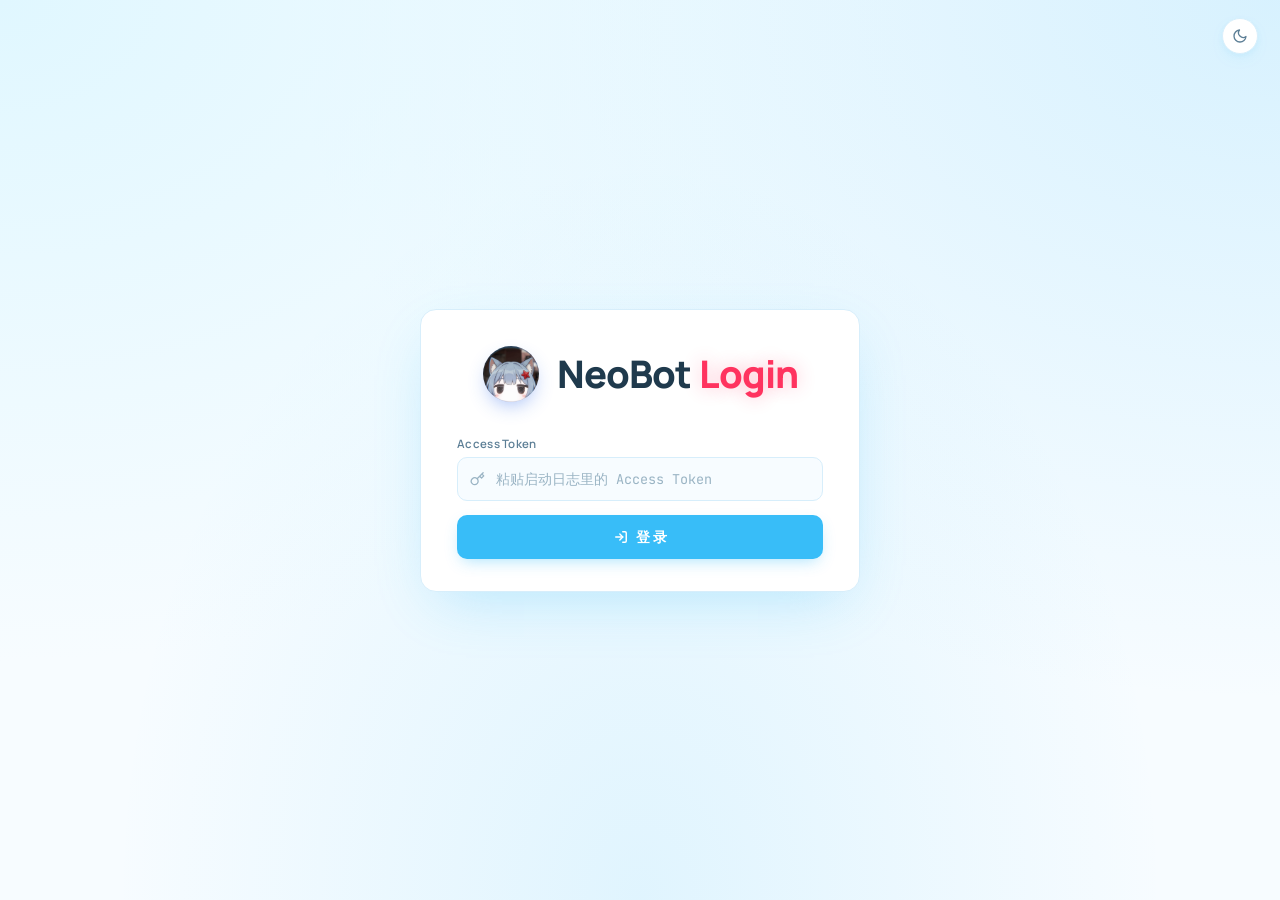
<file: web/login.html>
<!doctype html>
<html lang="zh-CN">
<head>
  <meta charset="utf-8" />
  <meta name="viewport" content="width=device-width, initial-scale=1" />
  <title>登录 · NeoBot Dashboard</title>
  <link rel="icon" type="image/webp" href="/favicon.ico?v=4">
  <link rel="preconnect" href="https://fonts.googleapis.com">
  <link rel="preconnect" href="https://fonts.gstatic.com" crossorigin>
  <link href="https://fonts.googleapis.com/css2?family=Manrope:wght@400;500;600;700;800&family=JetBrains+Mono:wght@400;500&display=swap" rel="stylesheet">
  <style>
    :root {
      --blue-50:  #f0f9ff;
      --blue-100: #e0f2fe;
      --blue-400: #7dd3fc;
      --blue-500: #38bdf8;
      --blue-600: #0ea5e9;
      --blue-700: #0284c7;
      --blue-900: #075985;
      --bg:          #f7fcff;
      --bg-elev:     #ffffff;
      --border:      #d7eefb;
      --border-soft: #edf8fe;

      --text:       #1f3a4d;
      --text-sub:   #5d7f96;
      --text-muted: #9ab4c4;

      --primary:       var(--blue-500);
      --primary-soft:  var(--blue-50);
      --primary-hover: var(--blue-600);

      --accent-red: #ef4444;
      --err: #ef4444;

      --radius: 10px;
      --radius-lg: 16px;

      --shadow:    0 6px 22px -10px rgba(56, 189, 248, .22), 0 2px 6px rgba(56, 189, 248, .08);
      --shadow-lg: 0 20px 56px -18px rgba(56, 189, 248, .32);

      --font-sans: 'Manrope', -apple-system, BlinkMacSystemFont, 'PingFang SC', 'Microsoft YaHei', sans-serif;
      --font-mono: 'JetBrains Mono', ui-monospace, monospace;
    }
    body[data-theme='dark'] {
      --bg:          #1a2742;
      --bg-elev:     #21314f;
      --border:      #34466b;
      --border-soft: #2a3d5e;
      --text:        #e6edf7;
      --text-sub:    #aab4cc;
      --text-muted:  #6e7a99;
      --primary-soft: rgba(91, 143, 209, .15);
    }

    * { box-sizing: border-box; }
    html, body { margin: 0; height: 100%; }
    body {
      font-family: var(--font-sans);
      color: var(--text);
      min-height: 100vh;
      display: flex; align-items: center; justify-content: center;
      padding: 24px;
      background: var(--bg);
      background-image:
      radial-gradient(at 0% 0%,   #e0f7ff 0, transparent 52%),
      radial-gradient(at 100% 0%, rgba(125, 211, 252, .26) 0, transparent 55%),
      radial-gradient(at 50% 100%, rgba(56, 189, 248, .12) 0, transparent 58%);
    }
    body[data-theme='dark'] {
      background-image:
        radial-gradient(at 0% 0%,   rgba(37, 99, 235, .25) 0, transparent 55%),
        radial-gradient(at 100% 0%, rgba(96, 165, 250, .15) 0, transparent 55%),
        radial-gradient(at 50% 100%, rgba(30, 58, 138, .25) 0, transparent 55%);
    }

    .theme-toggle {
      position: fixed; top: 18px; right: 22px;
      width: 36px; height: 36px; border-radius: 50%;
      background: var(--bg-elev); border: 1px solid var(--border);
      cursor: pointer; display: flex; align-items: center; justify-content: center;
      color: var(--text-sub); transition: all .15s;
      box-shadow: var(--shadow);
    }
    .theme-toggle:hover { color: var(--primary); border-color: var(--primary); }

    .card {
      width: 100%; max-width: 440px;
      background: var(--bg-elev);
      border: 1px solid var(--border);
      border-radius: var(--radius-lg);
      box-shadow: var(--shadow-lg);
      padding: 36px 36px 32px;
      animation: pop-in .35s cubic-bezier(.22,1.2,.36,1) both;
    }
    @keyframes pop-in {
      from { opacity: 0; transform: translateY(12px); }
      to   { opacity: 1; transform: translateY(0); }
    }

    .header {
      display: flex;
      align-items: center;
      justify-content: center;
      gap: 18px;
      margin-bottom: 34px;
    }

    .logo {
      width: 56px;
      height: 56px;
      border-radius: 50%;
      overflow: hidden;
      background: transparent;
      display: flex;
      align-items: center;
      justify-content: center;
      box-shadow: 0 8px 20px -6px rgba(37, 99, 235, .45);
      flex-shrink: 0;
    }

    .logo img {
      width: 100%;
      height: 100%;
      object-fit: cover;
      display: block;
    }

    .title {
      display: flex;
      align-items: baseline;
      gap: 8px;
      font-size: 38px;
      font-weight: 800;
      letter-spacing: -1px;
      line-height: 1.05;
      white-space: nowrap;
    }

    .title-main {
      color: var(--text);
    }

    .title-login {
      color: #ff335f;
      text-shadow: 0 0 18px rgba(255, 51, 95, .32);
    }

    .subtitle { color: var(--text-muted); font-size: 12.5px; margin-top: 2px; }

    .field { margin-bottom: 14px; }
    .field label {
      display: block; font-size: 11.5px; font-weight: 600;
      color: var(--text-sub); margin-bottom: 6px; letter-spacing: .3px;
    }
    .input-wrap {
      position: relative;
      background: var(--bg);
      border: 1px solid var(--border);
      border-radius: var(--radius);
      transition: border-color .15s, box-shadow .15s;
    }
    .input-wrap:focus-within {
      border-color: var(--primary);
      box-shadow: 0 0 0 3px rgba(56, 189, 248, .16);
      background: var(--bg-elev);
    }
    .input-wrap input {
      width: 100%; border: 0; outline: 0; background: transparent;
      color: var(--text); font-size: 13.5px;
      padding: 12px 14px 12px 38px; border-radius: var(--radius);
      font-family: var(--font-mono);
    }
    .input-wrap input::placeholder { color: var(--text-muted); }
    .input-icon {
      position: absolute; left: 12px; top: 50%; transform: translateY(-50%);
      color: var(--text-muted); width: 15px; height: 15px;
    }

    .hint {
      font-size: 12px; color: var(--text-sub);
      margin: 16px 0 22px;
      padding: 10px 12px; border-radius: var(--radius);
      background: var(--primary-soft);
      border-left: 3px solid var(--primary);
      line-height: 1.55;
    }
    .hint code {
      background: var(--bg-elev);
      padding: 1px 6px; border-radius: 4px;
      font-size: 11px; color: var(--primary);
      font-family: var(--font-mono);
    }

    .btn {
      width: 100%; padding: 12px 14px;
      background: var(--primary);
      color: #fff; font-size: 14px; font-weight: 600;
      border: 0; border-radius: var(--radius); cursor: pointer;
      transition: background .15s, transform .1s, box-shadow .15s;
      display: flex; align-items: center; justify-content: center; gap: 8px;
      box-shadow: 0 6px 16px -5px rgba(56, 189, 248, .45);
      font-family: var(--font-sans);
    }
    .btn:hover { background: var(--primary-hover); transform: translateY(-1px); }
    .btn:active { transform: translateY(0); }
    .btn:disabled { opacity: .6; cursor: not-allowed; transform: none; }

    .err {
      background: rgba(220, 38, 38, .08);
      border: 1px solid rgba(220, 38, 38, .25);
      color: var(--err);
      padding: 9px 12px; border-radius: var(--radius);
      font-size: 12.5px; margin-bottom: 14px;
      animation: shake .3s;
    }
    @keyframes shake {
      0%,100%{transform:translateX(0)} 25%{transform:translateX(-4px)} 75%{transform:translateX(4px)}
    }
  </style>
</head>
<body>
  <button class="theme-toggle" id="theme-toggle" aria-label="切换主题">
    <svg viewBox="0 0 24 24" fill="none" stroke="currentColor" stroke-width="2"
         stroke-linecap="round" stroke-linejoin="round" width="16" height="16">
      <path d="M21 12.79A9 9 0 1 1 11.21 3 7 7 0 0 0 21 12.79z"/>
    </svg>
  </button>

  <form class="card" id="login-form" autocomplete="off">
    <div class="header">
      <div class="logo">
        <img src="./image/icon.webp" alt="NeoBot Logo">
      </div>
      <div>
        <div class="title">
          <span class="title-main">NeoBot</span>
          <span class="title-login">Login</span>
        </div>
      </div>
    </div>

    <div class="err" id="err" hidden></div>

    <div class="field">
      <label for="token">Access Token</label>
      <div class="input-wrap">
        <svg class="input-icon" viewBox="0 0 24 24" fill="none" stroke="currentColor"
             stroke-width="2" stroke-linecap="round" stroke-linejoin="round">
          <path d="M21 2l-2 2m-7.61 7.61a5.5 5.5 0 1 1-7.778 7.778 5.5 5.5 0 0 1 7.777-7.777zm0 0L15.5 7.5m0 0l3 3L22 7l-3-3m-3.5 3.5L19 4"/>
        </svg>
        <input id="token" name="token" type="password" required
               placeholder="粘贴启动日志里的 Access Token" />
      </div>
    </div>
    <button type="submit" class="btn" id="submit">
      <svg width="14" height="14" viewBox="0 0 24 24" fill="none" stroke="currentColor"
           stroke-width="2.5" stroke-linecap="round" stroke-linejoin="round">
        <path d="M15 3h4a2 2 0 0 1 2 2v14a2 2 0 0 1-2 2h-4"/>
        <polyline points="10 17 15 12 10 7"/>
        <line x1="15" y1="12" x2="3" y2="12"/>
      </svg>
      <span id="submit-text">登 录</span>
    </button>
  </form>

  <script>
    const THEME_KEY = 'neobot-dashboard-theme';
    function applyTheme(t) {
      document.documentElement.dataset.theme = t;
      document.body.dataset.theme = t;
    }
    applyTheme(localStorage.getItem(THEME_KEY) ||
      (matchMedia('(prefers-color-scheme: dark)').matches ? 'dark' : 'light'));
    document.getElementById('theme-toggle').onclick = () => {
      const cur = document.documentElement.dataset.theme || 'light';
      const next = cur === 'dark' ? 'light' : 'dark';
      localStorage.setItem(THEME_KEY, next);
      applyTheme(next);
    };

    // 已经有token就跳主页
    const TOKEN_KEY = 'neobot-dashboard-token';
    (async () => {
      const t = localStorage.getItem(TOKEN_KEY);
      if (!t) return;
      try {
        const r = await fetch('/api/auth/me', { headers: { 'X-Token': t } });
        if (r.ok) location.replace('./');
      } catch {}
    })();

    //登录
    const form = document.getElementById('login-form');
    const errEl = document.getElementById('err');
    const btn = document.getElementById('submit');
    const btnText = document.getElementById('submit-text');

    function showError(msg) {
      errEl.textContent = msg;
      errEl.hidden = false;
      btn.disabled = false;
      btnText.textContent = '登 录';
    }

    form.addEventListener('submit', async (e) => {
      e.preventDefault();
      errEl.hidden = true;
      btn.disabled = true;
      btnText.textContent = '验证中…';
      const tokenInput = document.getElementById('token').value.trim();
      if (!tokenInput) return showError('请输入 access_token');
      try {
        const r = await fetch('/api/auth/login', {
          method: 'POST',
          headers: { 'Content-Type': 'application/json' },
          body: JSON.stringify({ access_token: tokenInput }),
        });
        const data = await r.json().catch(() => ({}));
        if (!r.ok || !data.token) {
          return showError(data.error || `登录失败 (HTTP ${r.status})`);
        }
        localStorage.setItem(TOKEN_KEY, data.token);
        location.replace('./');
      } catch (err) {
        showError('网络错误:' + err.message);
      }
    });
  </script>
</body>
</html>
</file>
